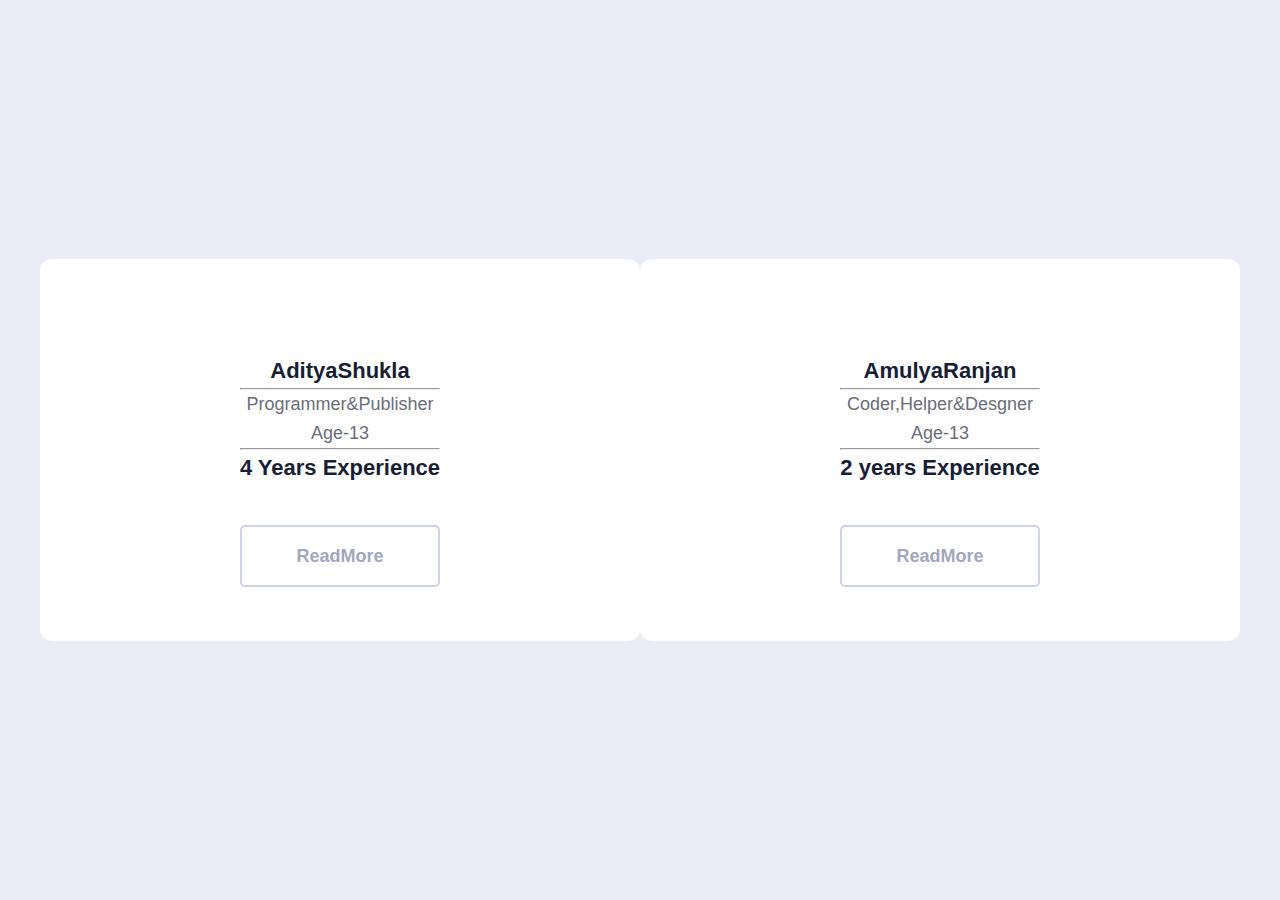
<file: abouts.html>
<!DOCTYPE html>
<html>
<head>
<title>Our Team</title>
</head>
<style type="text/css">
*
{
box-sizing: border-box;
margin: 0;
padding: 0;
}
img
{
max-width: 100%;
display: block;
}
body
{
font-family: sans-serif;
font-size: 100%;
line-height: 1.6;
color: #6a6d78;
background-color: #eaedf6;
min-height: 100vh;
display: flex;
align-items: center;
}
.cards
{
display: flex;
justify-content: center;
align-items: stretch;
max-width: 1200px;
width: 100%;
margin: 0 auto;
}
.card
{
display: flex;
flex-direction: column;
align-items: center;
background-color: #fff;
padding: 3.4rem;
flex-grow: 1;
flex-basis: 0;
max-width: 100%;
border-radius: 12px;
text-align: center;
}
.card-img
{
filter: drop-shadow(0 4px 10px rgba(#000, .4));
}
.card-body
{
margin: 2.5rem 0;
}
.card-head
{
color: #171e35;
font-size: 1.375rem;
margin-bottom: 0;
font-weight: bold;
}
.card-desc
{
font-size: 1.125rem;
}
.card-btn
{
display: inline-block;
color: #a1a7c0;
font-weight: bold;
font-size: 1.125rem;
padding: .8em 3em;
border: 2px solid #cfd4e7;
border-radius: 5px;
transition: all 250ms ease-in-out;
text-decoration: none;
}
.card-btn:hover
{
background-color: #748dff;
border: none;
color: #fff;
box-shadow: 0 10px 17px -7px #748dff;
}
.card-btn.active
{
background-color: #748dff;
border: none;
color: #fff;
box-shadow: 0 10px 17px -7px #748dff;
}
</style>
<body>
<section class="cards">
<div class="card">
<div class="card-img">

</div>
<div class="card-body">
<h2 class="card-head">AdityaShukla</h2>
<hr>
<p class="card-desc">Programmer&Publisher</p>
<p class="card-desc">Age-13</p>
<hr>
<h2 class="card-head">4 Years Experience</h2>
</div>
<a href="aditya.html" class="card-btn">ReadMore</a>
</div>
<div class="card">
<div class="card-img">
</div>
<div class="card-body">
<h2 class="card-head">AmulyaRanjan</h2>
<hr>
<p class="card-desc">Coder,Helper&Desgner</p>
<p class="card-desc">Age-13</p>
<hr>
<h2 class="card-head">2 years Experience</h2>
</div>
<a href="amulya.html" class="card-btn">ReadMore</a>
</div>
</section>
</body>
</html>
</file>
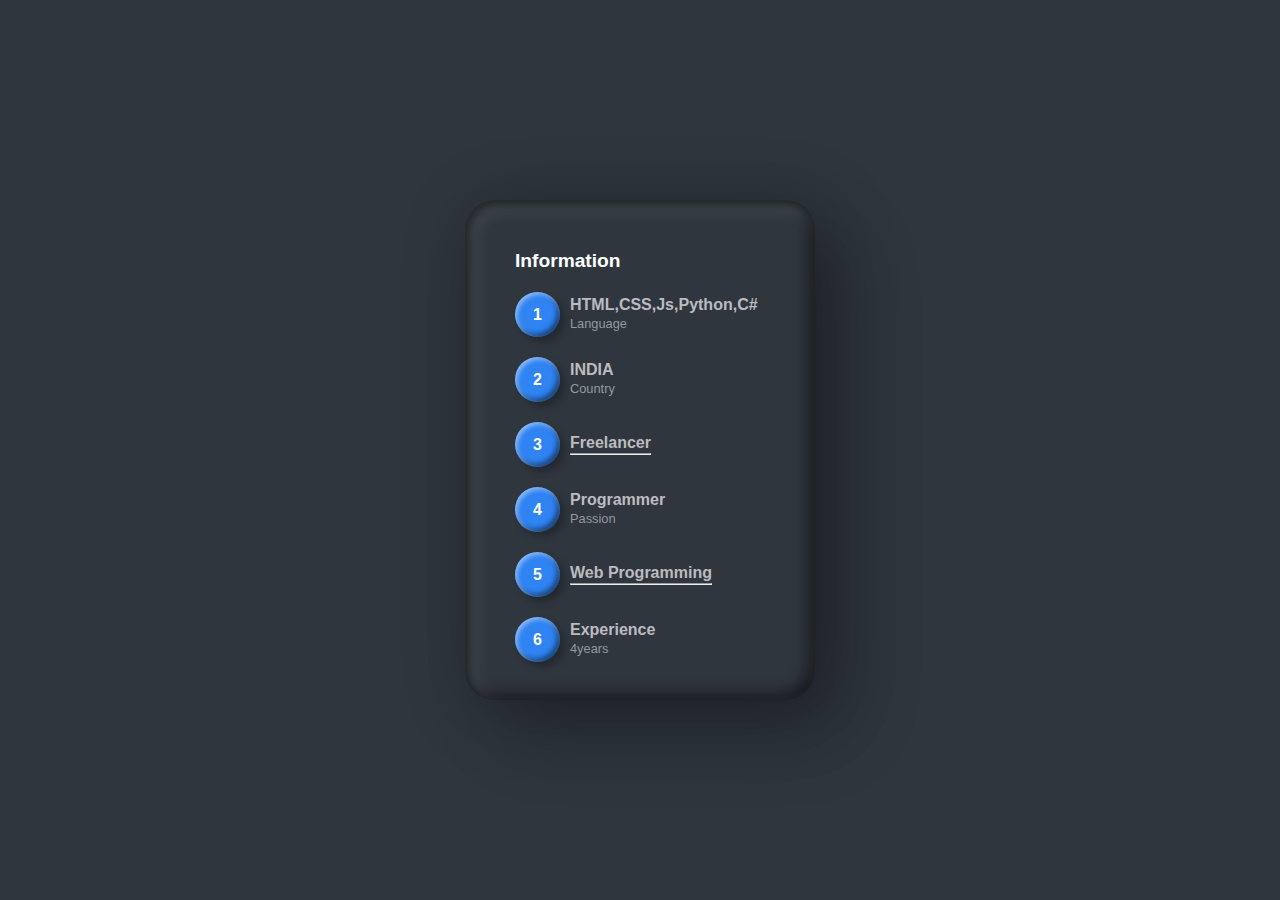
<file: aditya.html>
<!DOCTYPE html>
<html>
<head>
<title>AdityaShukla</title>
</head>
<style type="text/css">
*
{
margin: 0;
padding: 0;
box-sizing: border-box;
font-family: sans-serif;
}
.container
{
width: 100%;
height: 100vh;
display: flex;
justify-content: center;
align-items: center;
background: #2f363e;
}
.list
{
position: relative;
width: 350px;
height: 500px;
padding: 50px;
background: #2f363e;
box-shadow: 35px 35px 75px rgba(0,0,0,0.2),
10px 10px 70px rgba(0,0,0,0.25),
inset 5px 5px 10px rgba(0,0,0,0.5),
inset 5px 5px 20px rgba(255,255,255,0.2),
inset -5px -5px 15px rgba(0,0,0,0.75);
border-radius: 30px;
}
.list h3
{
color: #fff;
font-size: 1.2rem;
font-weight: 700px;
}
.list-item
{
position: relative;
display: flex;
align-items: center;
margin: 20px 0;
cursor: pointer;
}
.list-item:before
{
content: '';
position: absolute;
top: 0;
left: 0;
width: 45px;
height: 45px;
background: #2f83f2;
border-radius: 22.5px;
box-shadow: 5px 5px 7px rgba(0,0,0,0.25),
inset 2px 2px 5px rgba(255,255,255,0.5),
inset -3px -3px 5px rgba(0,0,0,0.5);
transition: 0.5s;
}
.list-item:hover::before
{
width: 100%;
}
.list-item .rank
{
position: relative;
width: 45px;
height: 45px;
display: flex;
justify-content: center;
align-items: center;
border-radius: 50%;
margin-right: 10px;
}
.list-item .rank::before
{
content: '';
position: absolute;
width: 30px;
height: 30px;
background: #2f363e;
border-radius: 30px;
transform: scale(0);
transition: 0.5s;
}
.list-item:hover .rank::before
{
transform: scale(1);
}
.list-item .rank span
{
position: relative;
font-size: 1rem;
font-weight: bold;
color: #fff;
transition: 0.5s;
}
.list-item .name
{
position: relative;
line-height: 1.15rem;
}
.list-item .name h4
{
font-weight: bold;
color: #bcbcc0;
transition: 0.5s;
}
.list-item .name p
{
font-size: 0.8rem;
font-weight: 400;
color: #95999d;
transition: 0.5s;
}
.list-item:hover .name h4,
.list-item:hover .name p
{
color: #fff;
}
</style>
<body>
<div class="container">
<div class="list">
<h3>Information</h3>
<div class="list-item">
<div class="rank"><span>1</span></div>
<div class="name">
<h4>HTML,CSS,Js,Python,C#</h4>
<p>Language</p>
</div>
</div>
<div class="list-item">
<div class="rank"><span>2</span></div>
<div class="name">
<h4>INDIA</h4>
<p>Country</p>
</div>
</div>
<div class="list-item">
<div class="rank"><span>3</span></div>
<div class="name">
<h4>Freelancer</h4>
<p><hr></p>
</div>
</div>
<div class="list-item">
<div class="rank"><span>4</span></div>
<div class="name">
<h4>Programmer</h4>
<p>Passion</p>
</div>
</div>
<div class="list-item">
<div class="rank"><span>5</span></div>
<div class="name">
<h4>Web Programming</h4>
<p><hr></p>
</div>
</div>
<div class="list-item">
<div class="rank"><span>6</span></div>
<div class="name">
<h4>Experience</h4>
<p>4years</p>
</div>
</div>
</div>
</div>
</body>
</html>
</file>
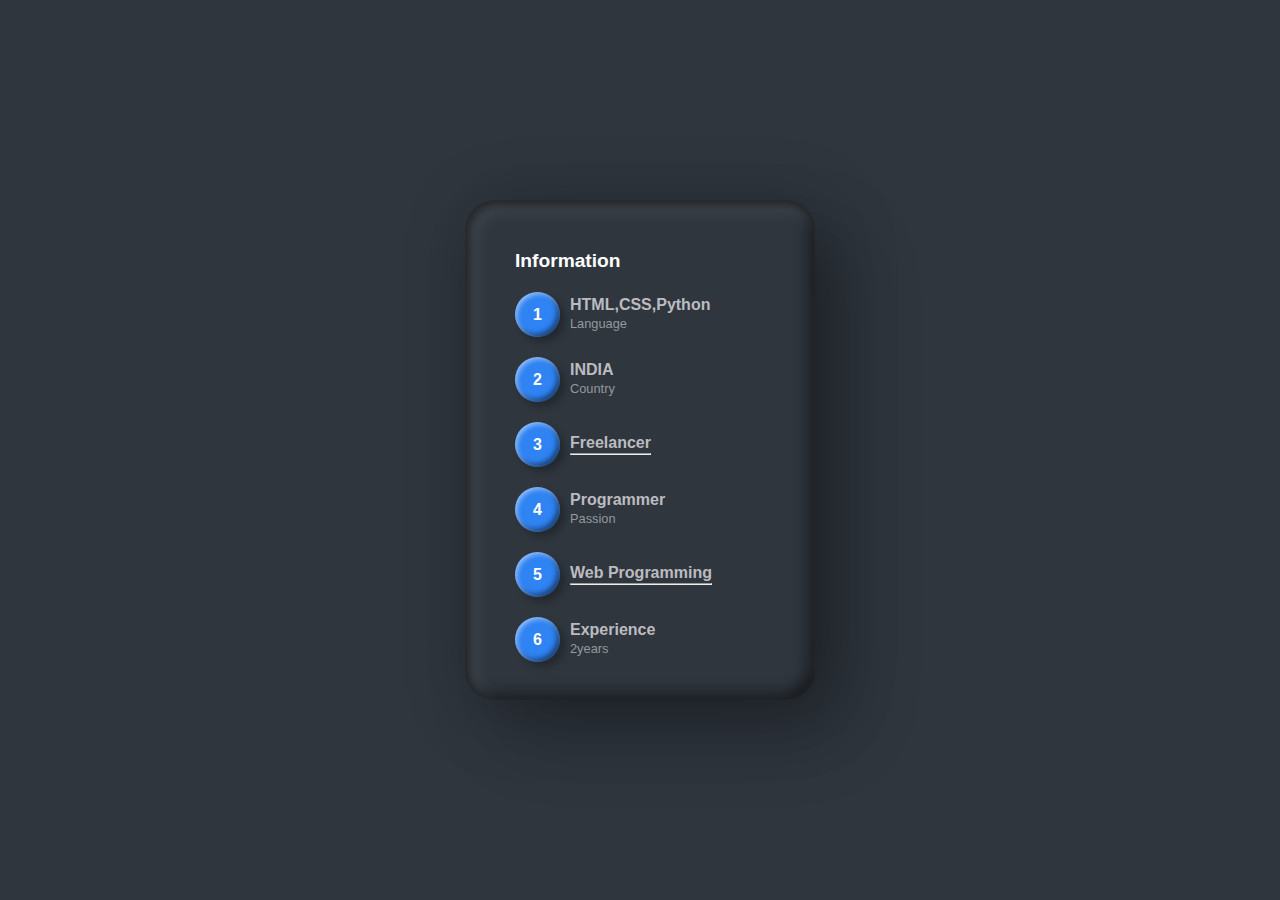
<file: amulya.html>
<!DOCTYPE html>
<html>
<head>
<title>AmulyaRanjan</title>
</head>
<style type="text/css">
*
{
margin: 0;
padding: 0;
box-sizing: border-box;
font-family: sans-serif;
}
.container
{
width: 100%;
height: 100vh;
display: flex;
justify-content: center;
align-items: center;
background: #2f363e;
}
.list
{
position: relative;
width: 350px;
height: 500px;
padding: 50px;
background: #2f363e;
box-shadow: 35px 35px 75px rgba(0,0,0,0.2),
10px 10px 70px rgba(0,0,0,0.25),
inset 5px 5px 10px rgba(0,0,0,0.5),
inset 5px 5px 20px rgba(255,255,255,0.2),
inset -5px -5px 15px rgba(0,0,0,0.75);
border-radius: 30px;
}
.list h3
{
color: #fff;
font-size: 1.2rem;
font-weight: 700px;
}
.list-item
{
position: relative;
display: flex;
align-items: center;
margin: 20px 0;
cursor: pointer;
}
.list-item:before
{
content: '';
position: absolute;
top: 0;
left: 0;
width: 45px;
height: 45px;
background: #2f83f2;
border-radius: 22.5px;
box-shadow: 5px 5px 7px rgba(0,0,0,0.25),
inset 2px 2px 5px rgba(255,255,255,0.5),
inset -3px -3px 5px rgba(0,0,0,0.5);
transition: 0.5s;
}
.list-item:hover::before
{
width: 100%;
}
.list-item .rank
{
position: relative;
width: 45px;
height: 45px;
display: flex;
justify-content: center;
align-items: center;
border-radius: 50%;
margin-right: 10px;
}
.list-item .rank::before
{
content: '';
position: absolute;
width: 30px;
height: 30px;
background: #2f363e;
border-radius: 30px;
transform: scale(0);
transition: 0.5s;
}
.list-item:hover .rank::before
{
transform: scale(1);
}
.list-item .rank span
{
position: relative;
font-size: 1rem;
font-weight: bold;
color: #fff;
transition: 0.5s;
}
.list-item .name
{
position: relative;
line-height: 1.15rem;
}
.list-item .name h4
{
font-weight: bold;
color: #bcbcc0;
transition: 0.5s;
}
.list-item .name p
{
font-size: 0.8rem;
font-weight: 400;
color: #95999d;
transition: 0.5s;
}
.list-item:hover .name h4,
.list-item:hover .name p
{
color: #fff;
}
</style>
<body>
<div class="container">
<div class="list">
<h3>Information</h3>
<div class="list-item">
<div class="rank"><span>1</span></div>
<div class="name">
<h4>HTML,CSS,Python</h4>
<p>Language</p>
</div>
</div>
<div class="list-item">
<div class="rank"><span>2</span></div>
<div class="name">
<h4>INDIA</h4>
<p>Country</p>
</div>
</div>
<div class="list-item">
<div class="rank"><span>3</span></div>
<div class="name">
<h4>Freelancer</h4>
<p><hr></p>
</div>
</div>
<div class="list-item">
<div class="rank"><span>4</span></div>
<div class="name">
<h4>Programmer</h4>
<p>Passion</p>
</div>
</div>
<div class="list-item">
<div class="rank"><span>5</span></div>
<div class="name">
<h4>Web Programming</h4>
<p><hr></p>
</div>
</div>
<div class="list-item">
<div class="rank"><span>6</span></div>
<div class="name">
<h4>Experience</h4>
<p>2years</p>
</div>
</div>
</div>
</div>
</body>
</html>
</file>
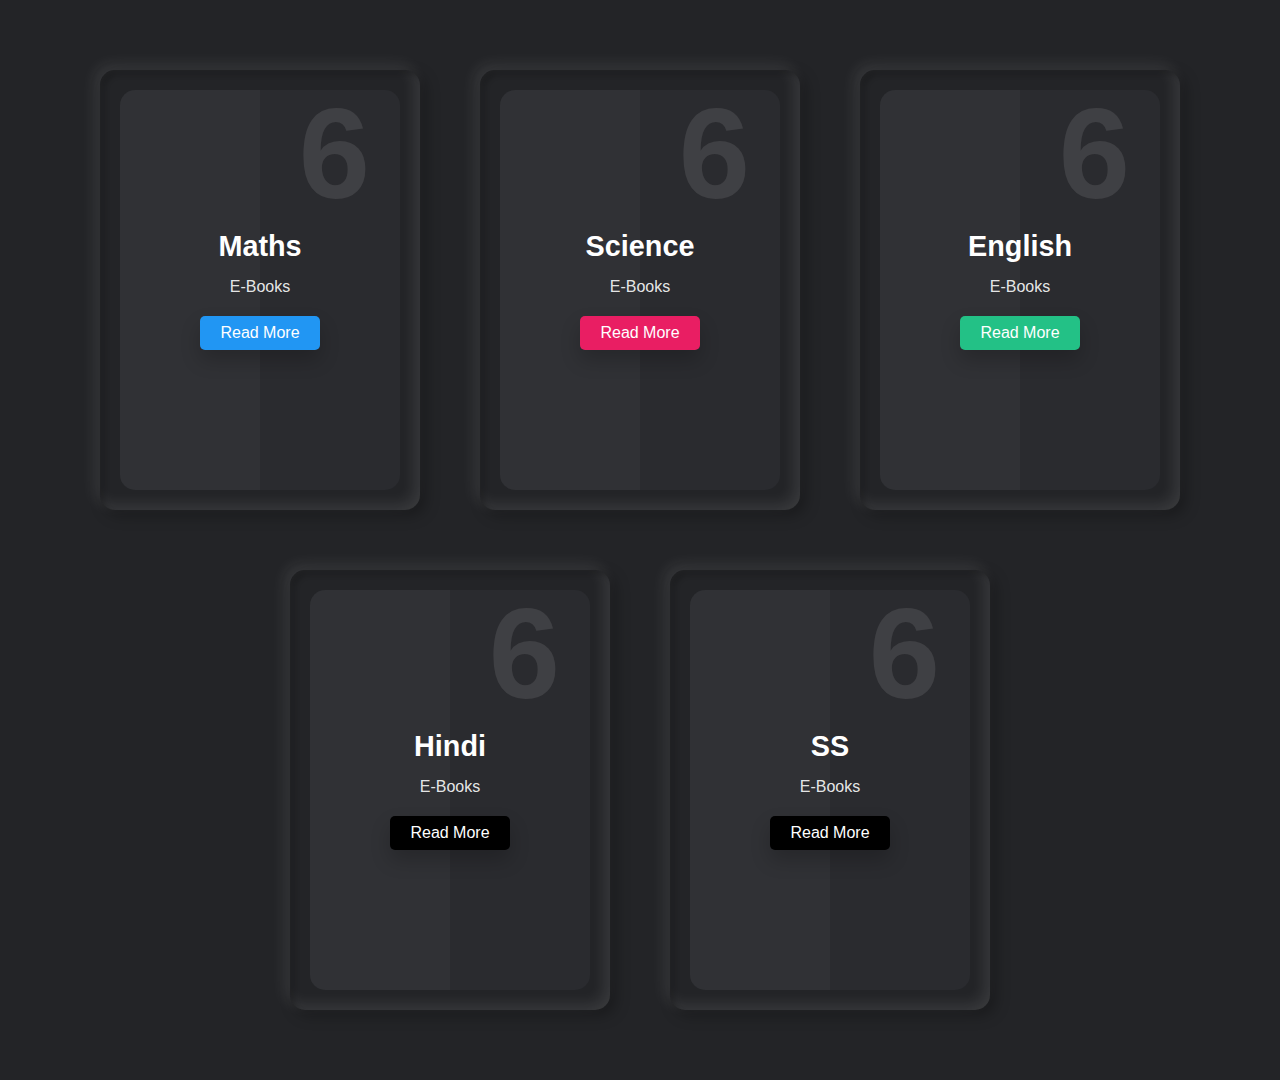
<file: C6.html>
<!DOCTYPE html>
<html>
<head>
<title>Select Your Class</title>
</head>
<style type="text/css">
*
{
margin: 0;
padding: 0;
box-sizing: border-box;
font-family: sans-serif;
}
body
{
display: flex;
justify-content: center;
align-items: center;
flex-wrap: wrap;
min-height: 100vh;
background: #232427;
}
body .container
{
display: flex;
justify-content: center;
align-items: center;
flex-wrap: wrap;
max-width: 1200px;
margin: 40px 0;
}
body .container .card
{
position: relative;
min-width: 320px;
height: 440px;
box-shadow: inset 5px 5px 5px rgba(0,0,0,0.2), inset -5px -5px 15px rgba(255,255,255,0.1), 5px 5px 15px rgba(0,0,0,0.3), -5px -5px 15px rgba(255,255,255,0.1); 
border-radius: 15px;
margin: 30px;
transition: 0.5s;
}
body .container .card:nth-child(1) .box .content a
{
background: #2196f3;
}
body .container .card:nth-child(2) .box .content a
{
background: #e91e63;
}
body .container .card:nth-child(3) .box .content a
{
background: #23c186;
}
body .container .card .box
{
position: absolute;
top: 20px;
left: 20px;
right: 20px;
bottom: 20px;
background: #2a2b2f;
border-radius: 15px;
display: flex;
justify-content: center;
align-items: center;
overflow: hidden;
transition: 0.5s;
}
body .container .card .box:hover
{
transform: translateY(-50px);
}
body .container .card .box:before
{
content: '';
position: absolute;
top: 0;
left: 0;
width: 50%;
height: 100%;
background: rgba(255,255,255,0.03);
}
body .container .card .box .content
{
padding: 20px;
text-align: center;
}
body .container .card .box .content h2
{
position: absolute;
top: -10px;
right: 30px;
font-size: 8rem;
color: rgba(255,255,255,0.1);
}
body .container .card .box .content h3
{
font-size: 1.8rem;
color: #fff;
z-index: 1;
transition: 0.5s;
margin-bottom: 15px;
}
body .container .card .box .content p
{
font-size: 1rem;
font-weight: 300;
color: rgba(255,255,255,0.9);
z-index: 1;
transition: 0.5s;
}
body .container .card .box .content a
{
position: relative;
display: inline-block;
padding: 8px 20px;
background: #000;
border-radius: 5px;
text-decoration: none;
color: #fff;
margin-top: 20px;
transition: 0.5s;
box-shadow: 0 10px 20px rgba(0,0,0,0.2);
}
body .container .card .box .content a:hover
{
box-shadow: 0 10px 20px rgba(0,0,0,0.2);
background: #fff;
color: #000;
}
</style>
<body>
<div class="container">
<div class="card">
<div class="box">
<div class="content">
<h2>6</h2>
<h3>Maths</h3>
<p>E-Books</p>
<a href="/Class6/C6_Math.html">Read More</a>
</div>
</div>
</div>
<div class="card">
<div class="box">
<div class="content">
<h2>6</h2>
<h3>Science</h3>
<p>E-Books</p>
<a href="#">Read More</a>
</div>
</div>
</div>
<div class="card">
<div class="box">
<div class="content">
<h2>6</h2>
<h3>English</h3>
<p>E-Books</p>
<a href="#">Read More</a>
</div>
</div>
</div>
<div class="card">
    <div class="box">
    <div class="content">
    <h2>6</h2>
    <h3>Hindi</h3>
    <p>E-Books</p>
    <a href="#">Read More</a>
    </div>
    </div>
    </div>
    <div class="card">
        <div class="box">
        <div class="content">
        <h2>6</h2>
        <h3>SS</h3>
        <p>E-Books</p>
        <a href="#">Read More</a>
        </div>
        </div>
        </div>
        
</div>
</body>
</html>
</file>
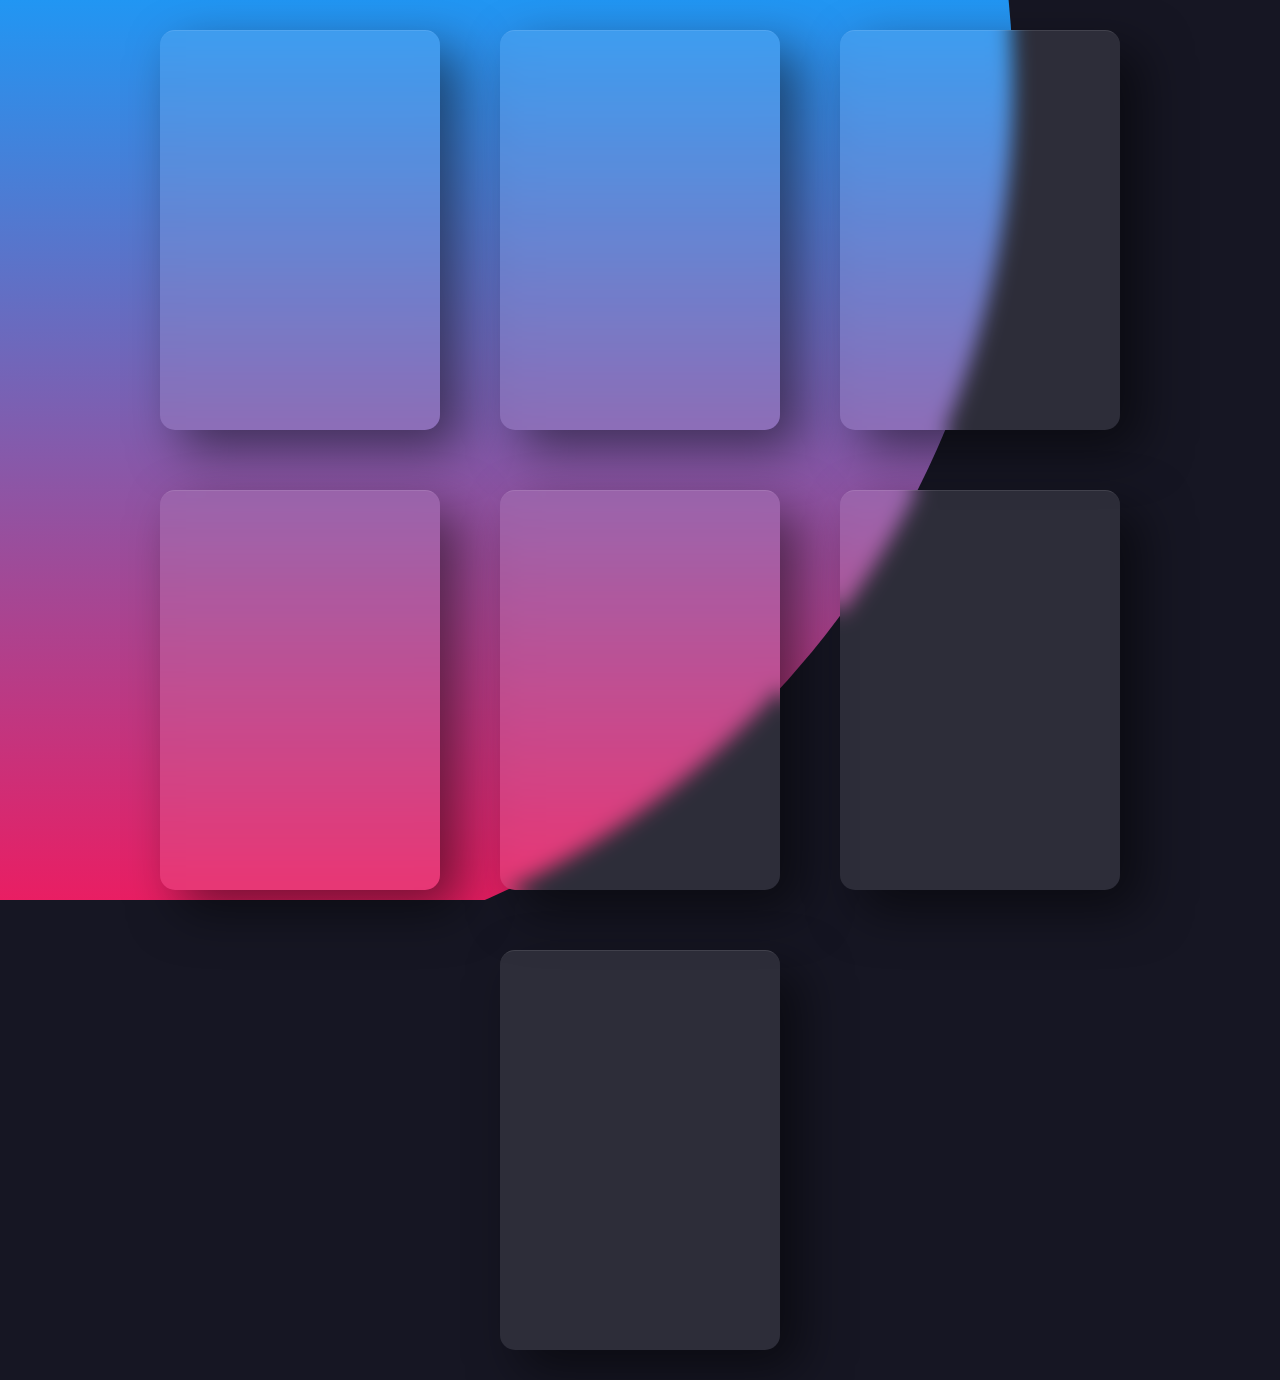
<file: Class.html>
<!DOCTYPE html>
<html lang="en">
<head>
    <link rel="stylesheet" href="class.css">
    <meta charset="UTF-8">
    <meta http-equiv="X-UA-Compatible" content="IE=edge">
    <meta name="viewport" content="width=device-width, initial-scale=1.0">
    <title>Select Class!</title>
</head>
<body>
    
    <div class="container">
        <div class="card">
            <div class="content">
                <h2>6</h2>
                <h3>Class 6</h3>
                <p>Download E-Book</p>
                <a href="C6.html">Go</a>
            </div>
        </div>
        <div class="card">
            <div class="content">
                <h2>7</h2>
                <h3>Class 7</h3>
                <p>Download E-Book</p>
                <a href="C7.html">Go</a>
            </div>
        </div>
        <div class="card">
            <div class="content">
                <h2>8</h2>
                <h3>Class 8</h3>
                <p>Download E-Book</p>
                <a href="C8.html">Go</a>
            </div>
        </div>
        <div class="card">
            <div class="content">
                <h2>9</h2>
                <h3>Class 9</h3>
                <p>Download E-Book</p>
                <a href="C9.html">Go</a>
            </div>
        </div>
        <div class="card">
            <div class="content">
                <h2>10</h2>
                <h3>Class 10</h3>
                <p>Download E-Book</p>
                <a href="C10.html">Go</a>
            </div>
        </div>
        <div class="card">
            <div class="content">
                <h2>11</h2>
                <h3>Class 11</h3>
                <p>Download E-Book</p>
                <a href="C11.html">Go</a>
            </div>
        </div>
        <div class="card">
            <div class="content">
                <h2>12</h2>
                <h3>Class 12</h3>
                <p>Download E-Book</p>
                <a href="C12.html">Go</a>
            </div>
        </div>
    </div>
    <script type="text/javascript" src="vanilla-tilt.js"></script>
    <script>
        VanillaTilt.init(document.querySelectorAll(".card"), {
		max: 25,
		speed: 400,
        glare: true,
        "max-glare": 1
	});
    </script>
</body>
</html>
</file>
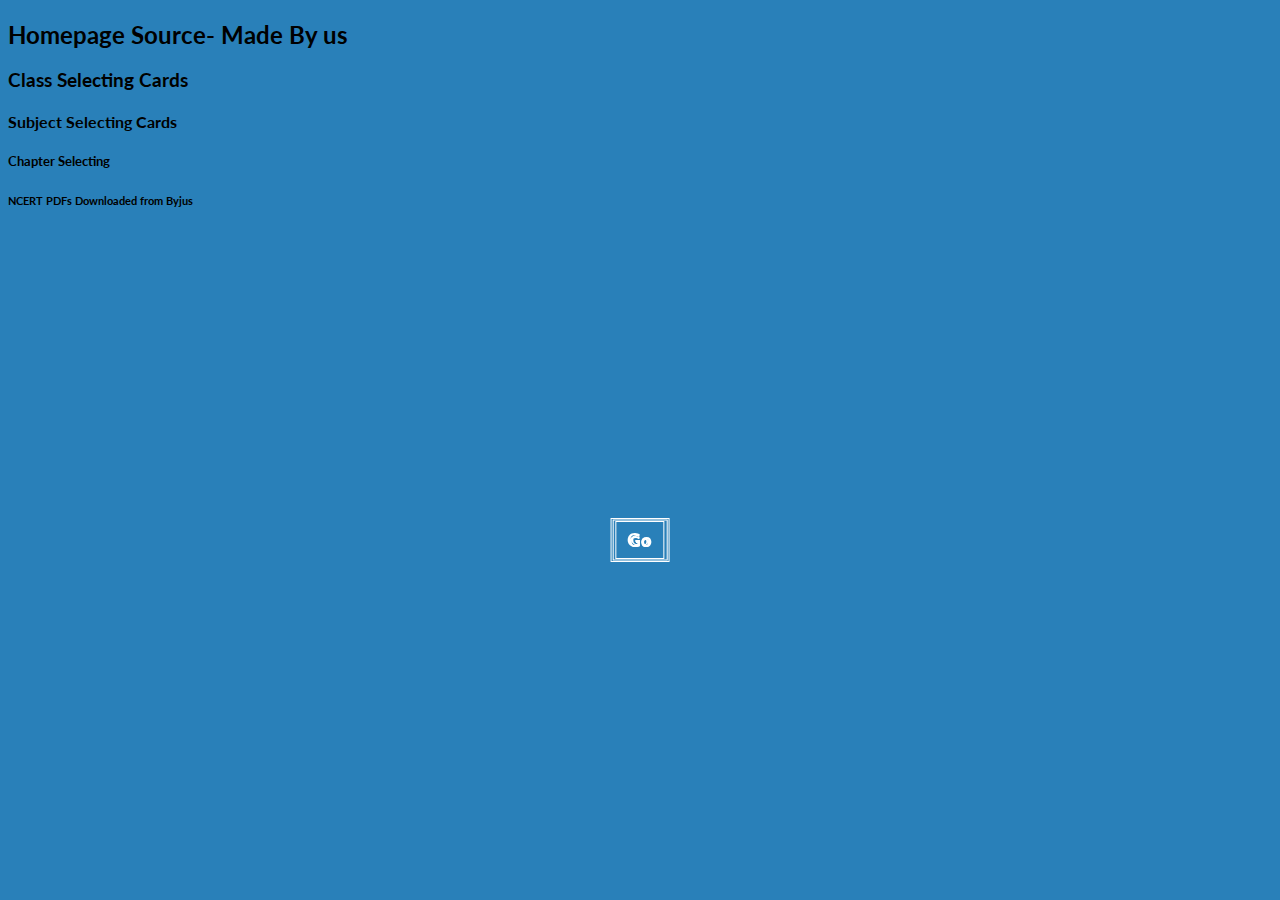
<file: Source.html>
<!DOCTYPE html>
<html lang="en">
<head>
    <meta charset="UTF-8">
    <meta http-equiv="X-UA-Compatible" content="IE=edge">
    <meta name="viewport" content="width=device-width, initial-scale=1.0">
    <link rel="stylesheet" href="style.css">
    <title>Our Sources</title>
</head>
<body>
    <div>
        <h2>Homepage Source- Made By us</h2>
        <h3>Class Selecting Cards 
            <a href="https://youtu.be/hv0rNxr1XXk">Go</a>
            <h4>Subject Selecting Cards <a href="https://youtu.be/tBAH2PmzM8M">Go</a></h4>
            <h5>Chapter Selecting <a href="https://youtu.be/BKKcGb80MOs">Go</a></h5>
            <h6>NCERT PDFs Downloaded from Byjus</h6>
    </div>
</body>
</html>
</file>
<file: steps.html>
<!DOCTYPE html>
<html lang="en" >
<head>
  <meta charset="UTF-8">
  <title></title>
  <link rel="stylesheet" href="./style.css">

</head>
<body>
<!-- partial:index.partial.html -->
<div class="container">
        <div class="inner">
            <span>i</span>
            <h1>Hey</h1>
            <p>select Your Class</p>
        </div>
    </div>
<!-- partial -->
  <style>
    body {
  margin: 0;
  height: 100vh;
  display: grid;
  justify-items: right;
  align-items: right;
  font-family: "Nunito", "sans-serif";
}

.inner {
  background: #09c999;
  padding: 1em;
  border-radius: 10px;
  width: 250px;
  clip-path: circle(10% at 90% 20%);
  transition: all 0.5s ease-in-out;
  cursor: pointer;
}
.inner:hover {
  clip-path: circle(75%);
  background: #00B6FF;
}
.inner h1 {
  color: white;
  margin: 0;
}
.inner p {
  color: white;
  font-size: 0.8rem;
}
.inner span {
  float: right;
  color: white;
  font-weight: bold;
  transition: color 0.5s;
  position: relative;
  margin-right: 4%;
}
.inner:hover span {
  color: rgba(255, 255, 255, 0);
}
  </style>
</body>
</html>
</file>
<file: class.css>
@import url(https://fonts.googleapis.com/css?family=Poppins:200,300,400,500,600,700,800,900&display=swap);
*
{
    margin: 0;
    padding: 0;
    box-sizing: border-box;
    font-family: 'Poppins', sans-serif;
}
body
{
    display: flex;
    justify-content: center;
    align-items: center;
    min-height: 100vh;
    background: #161623;
}

body::before
{
    content: '';
    position: absolute;
    top: 0;
    left: 0;
    width: 100%;
    height: 100%;
    background:linear-gradient(#2196f3,#e91e63);
    clip-path: circle(80% at 10% 10%);
}
.container
{
    position: relative;
    display: flex;
    justify-content: center;
    align-items: center;
    align-items: center;
    flex-wrap: wrap;
}
.container .card   
{
    position: relative;
    width: 280px;
    height: 400px;
    margin: 30px;
    box-shadow: 20px 20px 50px rgba(0, 0, 0, 0.5);
    border-radius: 15px;
    background: rgba(255,255,255,0.1);
    overflow: hidden;
    display: flex;
    justify-content: center;
    align-items: center;
    border-top: 1px solid rgba(255,255,255,0.1);
    backdrop-filter: blur(10px);
}
.container .card .content
{
    padding: 20px;
    text-align: center;
    transform: translateY(100px);
    opacity: 0;
    transition: 0.5s;
}
.container .card:hover .content
{
    transform: translateY(0px);
    opacity: 1;
}
.container .card .content h2
{
    position: absolute;
    top: -80px;
    right: 30px;
    font-size: 8em;
    color: rgba(255,255,255,0.05);
    pointer-events: none;
}
.container .card .content h3
{
    font-size: 1em;
    color: #fff;
    z-index: 1;
}
.container .card .content p
{
    font-size: 1em;
    color: #fff;
    font-weight: 300
}
.container .card .content a
{
    position: relative;
    display: inline-block;
    padding: 8px 20px;
    margin-top: 15px;
    background: #fff;
    color: #000;
    border-radius: 20px;
    text-decoration: none;
    font-size: 500;
    box-shadow: 0 5px 15px rgba(0,0,0,0.5);
}
</file>
<file: style.css>
@import url(https://fonts.googleapis.com/css?family=Lato:400,300,100);
body {
  font-family: "Lato";
  background: #2980b9;
  overflow: hidden;
  height: 100%;
  width: 100%;
  -webkit-font-smoothing: antialiased;
  -webkit-user-select: none;
     -moz-user-select: none;
      -ms-user-select: none;
          user-select: none;
}

#particles-js, #parallax, .layer, .some-space, .some-more-space {
  height: 100%;
  position: absolute;
  width: 100%;
}

#particles-js {
  opacity: 0.6;
}

h1 {
  color: white;
  font-size: 5em;
  font-weight: 100;
  letter-spacing: 0.2em;
  position: absolute;
  top: 50%;
  left: 50%;
  transform: translate3d(-50%, -50%, 0);
}

a {
  color: white;
  border: 1px solid white;
  display: table;
  position: absolute;
  top: 60%;
  left: 50%;
  letter-spacing: 0.05em;
  transform: translate3d(-50%, -50%, 0);
  text-decoration: none;
  transition: all 200ms ease;
  padding: 10px 15px;
}
a:hover {
  background: white;
  color: black;
}

.some-space {
  animation: rotate 18s 0.5s infinite linear reverse;
}

.some-more-space {
  -webkit-animation: rotate 15s 0.1s infinite linear;
          animation: rotate 15s 0.1s infinite linear;
}

@-webkit-keyframes rotate {
  0% {
    transform: rotateZ(0deg) translate3d(0, 1.5%, 0) rotateZ(0deg);
  }
  100% {
    transform: rotateZ(360deg) translate3d(0, 1.5%, 0) rotateZ(-360deg);
  }
}

@keyframes rotate {
  0% {
    transform: rotateZ(0deg) translate3d(0, 1.5%, 0) rotateZ(0deg);
  }
  100% {
    transform: rotateZ(360deg) translate3d(0, 1.5%, 0) rotateZ(-360deg);
  }
}
</file>
